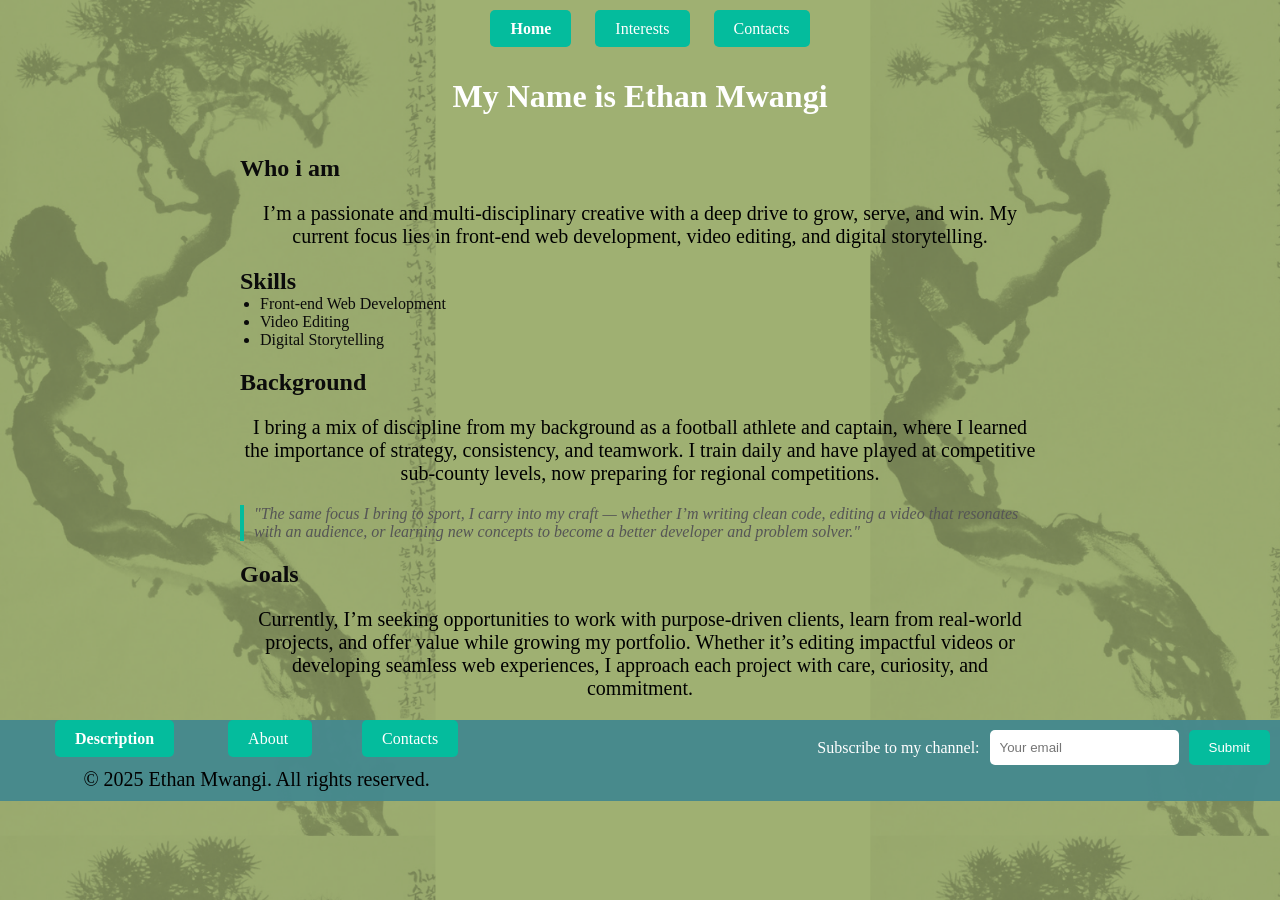
<file: index.html>
<!DOCTYPE HTml>
<html lang="en">

<head>
    <meta charset="UTF-8">
    <meta name="viewport" content="width=device-width, initial-scale=1.0">
    <title>Ethan Mwangi</title>
    <link rel="stylesheet" href="style2.css">
</head>


<body>
    <header>

        <nav id="header-nav">
            <ul>
                <li><a href="herosection.html" class="button"><b>Home</b></a></li>
                <li><a href="about.html" class="button">Interests </a></li>
                <li><a href="#footer-nav" class="button">Contacts</a></li>
            </ul>
        </nav>




    </header>

    <h1>
        <strong>
            My Name is Ethan Mwangi
        </strong>
    </h1>


    <div class="content">
        <h2>Who i am</h2>
        <p>
            I’m a passionate and multi-disciplinary creative with a deep drive to grow, serve, and win. My current focus lies in front-end web development, video editing, and digital storytelling.
        </p>
        <h2>Skills</h2>
        <ul>
            <li>Front-end Web Development</li>
            <li>Video Editing</li>
            <li>Digital Storytelling</li>
        </ul>
        <h2>Background</h2>
        <p>
            I bring a mix of discipline from my background as a football athlete and captain, where I learned the importance of strategy, consistency, and teamwork. I train daily and have played at competitive sub-county levels, now preparing for regional competitions.
        </p>
        <blockquote>
            "The same focus I bring to sport, I carry into my craft — whether I’m writing clean code, editing a video that resonates with an audience, or learning new concepts to become a better developer and problem solver."
        </blockquote>
        <h2>Goals</h2>
        <p>
            Currently, I’m seeking opportunities to work with purpose-driven clients, learn from real-world projects, and offer value while growing my portfolio. Whether it’s editing impactful videos or developing seamless web experiences, I approach each project with care, curiosity, and commitment.
        </p>
    </div>

    <footer>
        <nav id="footer-nav">
            <ul>
                <li><a href="index.html" class="button"><b>Description</b></a></li>
                <li><a href="about.html" class="button">About </a></li>
                <li><a href="contact.html" class="button">Contacts</a></li>
                <p>&copy; 2025 Ethan Mwangi. All rights reserved.</p>
            </ul>
            <div class="subscribe-section">
                <form action="#" method="post">
                    <label for="email">Subscribe to my channel:</label>
                    <input type="email" id="email" name="email" placeholder="Your email" required>
                    <button type="submit" class="button">Submit</button>
                </form>
            </div>
        </nav>


        
    </footer>




</body>
</HTml>
</file>
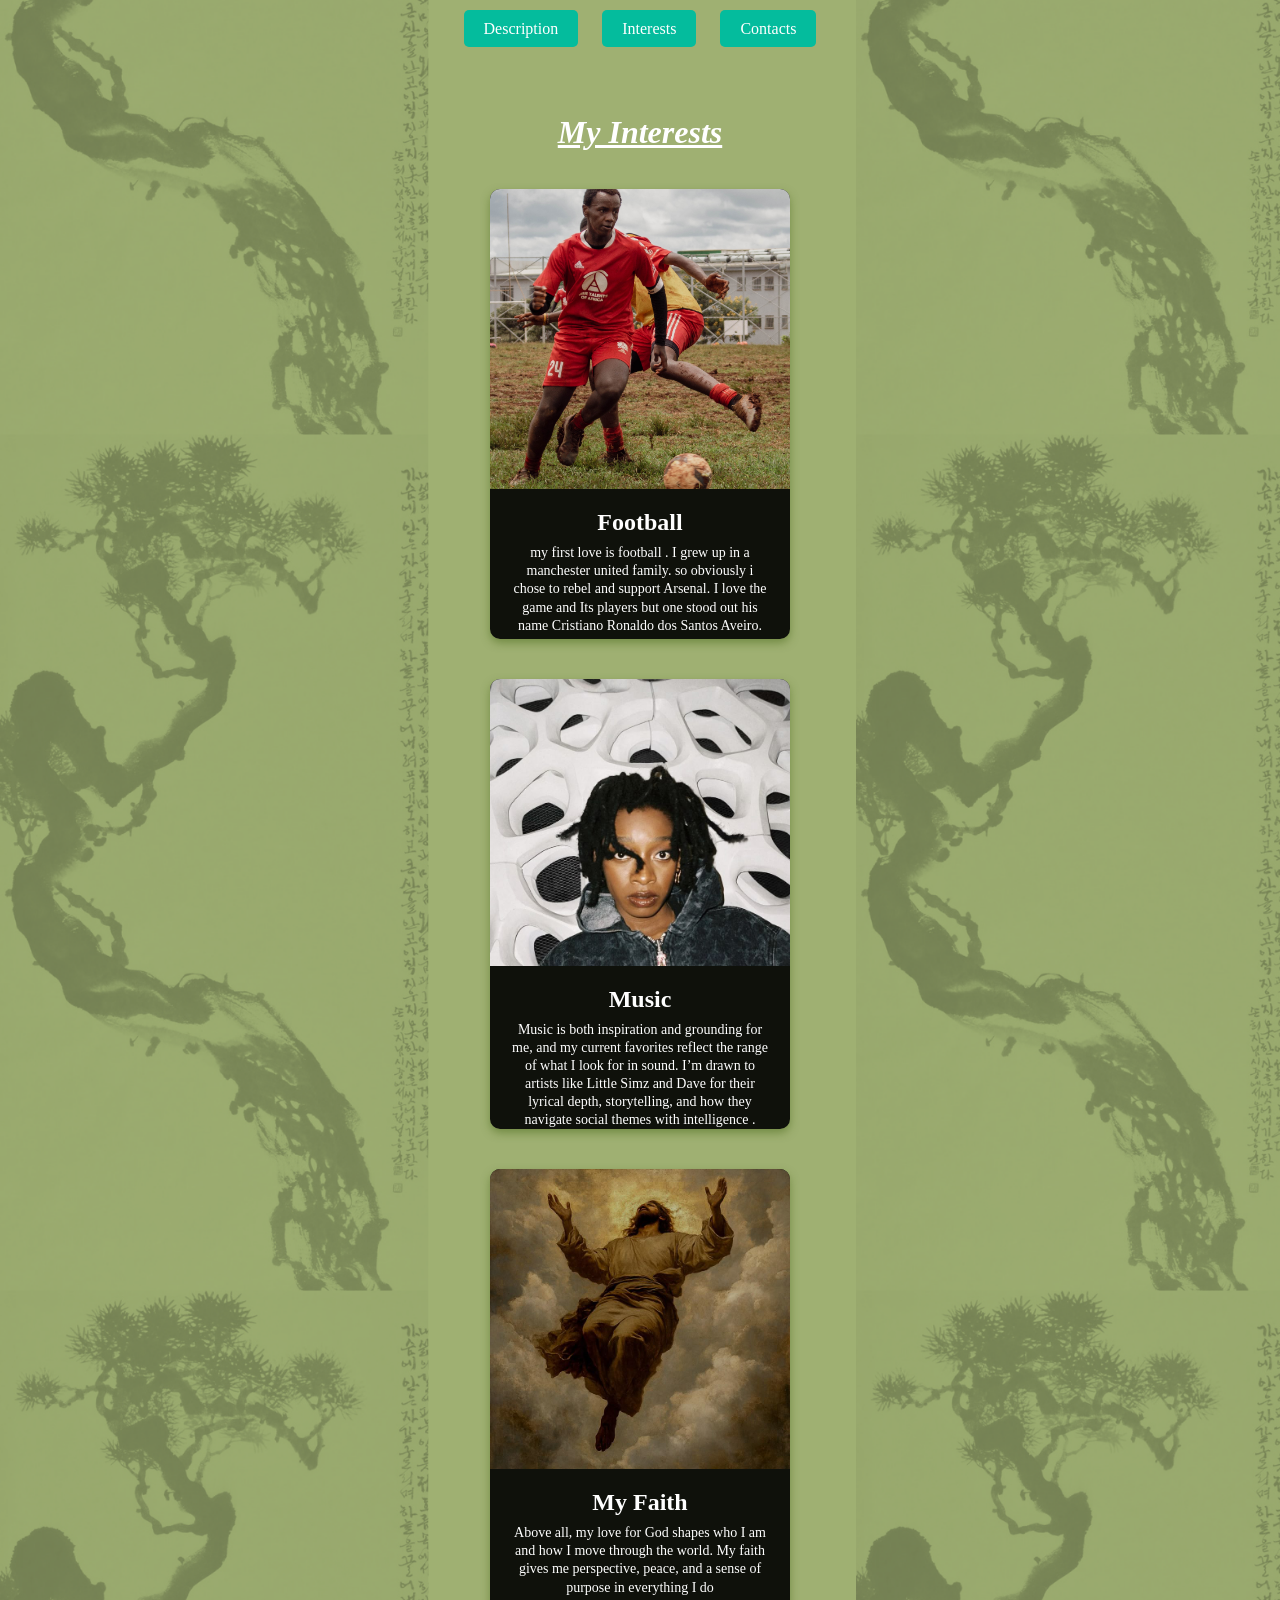
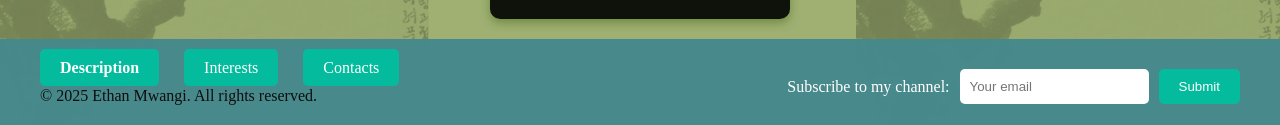
<file: about.html>
<!DOCTYPE html>
<html lang="en">

<head>
    <meta charset="UTF-8">
    <meta name="viewport" content="width=device-width, initial-scale=1.0">
    <title>About me</title>
    <link rel="stylesheet" href="about.css">
</head>


<body>
    <header>
        
        
        <nav id="title-1">
            <ul>
                <li><a href="index.html" class="button">Description</a></li>
                <li><a href="#" class="button">Interests </a></li>
                <li><a href="contact.html" class="button">Contacts</a></li>
            </ul>
        </nav>
    </header>
<br>
<br>

    <p>
     <h1>
       <i>
         <u>
           My Interests
         </u>
       </i>  
     </h1>
    </p>
    <br>

   


<div class="card-container">
    <div class="card">
        <img src="IMG_0529.jpg">
        <div class="card-content">
            <h3>Football</h3>
            <p>my first love is football . I grew up in a manchester united family. so obviously i chose to rebel and support
                Arsenal. I love the game and Its players but one stood out his name Cristiano Ronaldo
                    dos Santos Aveiro.
            </p>
            <a href=""class="btn">Read More</a>
    </div>
</div>

<div class="card-container">
    <div class="card">
        <img src="simz album cover.jpg">
        <div class="card-content">
            <h3>Music</h3>
            <p>Music is both inspiration and grounding for me, and my current favorites reflect the range of
                what I look for in sound. I’m drawn to artists like Little Simz and Dave for their lyrical depth, storytelling,
                and how they navigate  social themes with intelligence . 
            </p>
            <a href=""class="btn">Read More</a>
    </div>
</div>
<div class="card-container">
    <div class="card">
        <img src="JESUS.jpg">
        <div class="card-content">
            <h3>My Faith</h3>
            <p>Above all, my love for God shapes who I am and how I move through the world. My faith gives me perspective,
                peace, and a sense of purpose in everything I do</p>
         
            
    </div>
</div>
<br>
   <br>



<footer>
    <div id="footer-nav">
        <div class="footer-left">
            <ul class="footer-links">
                <li><a href="index.html" class="button"><b>Description</b></a></li>
                <li><a href="about.html" class="button">Interests</a></li>
                <li><a href="contact.html" class="button">Contacts</a></li>
            </ul>
            <p class="copyright">
                &copy; 2025 Ethan Mwangi. All rights reserved.
            </p>
        </div>

        <div class="subscribe-section">
            <form action="#" method="post">
                <label for="email">Subscribe to my channel:</label>
                <input type="email" id="email" name="email" placeholder="Your email" required>
                <button type="submit" class="button">Submit</button>
            </form>
        </div>
    </div>
</footer>


    

</body>

</html>
</file>
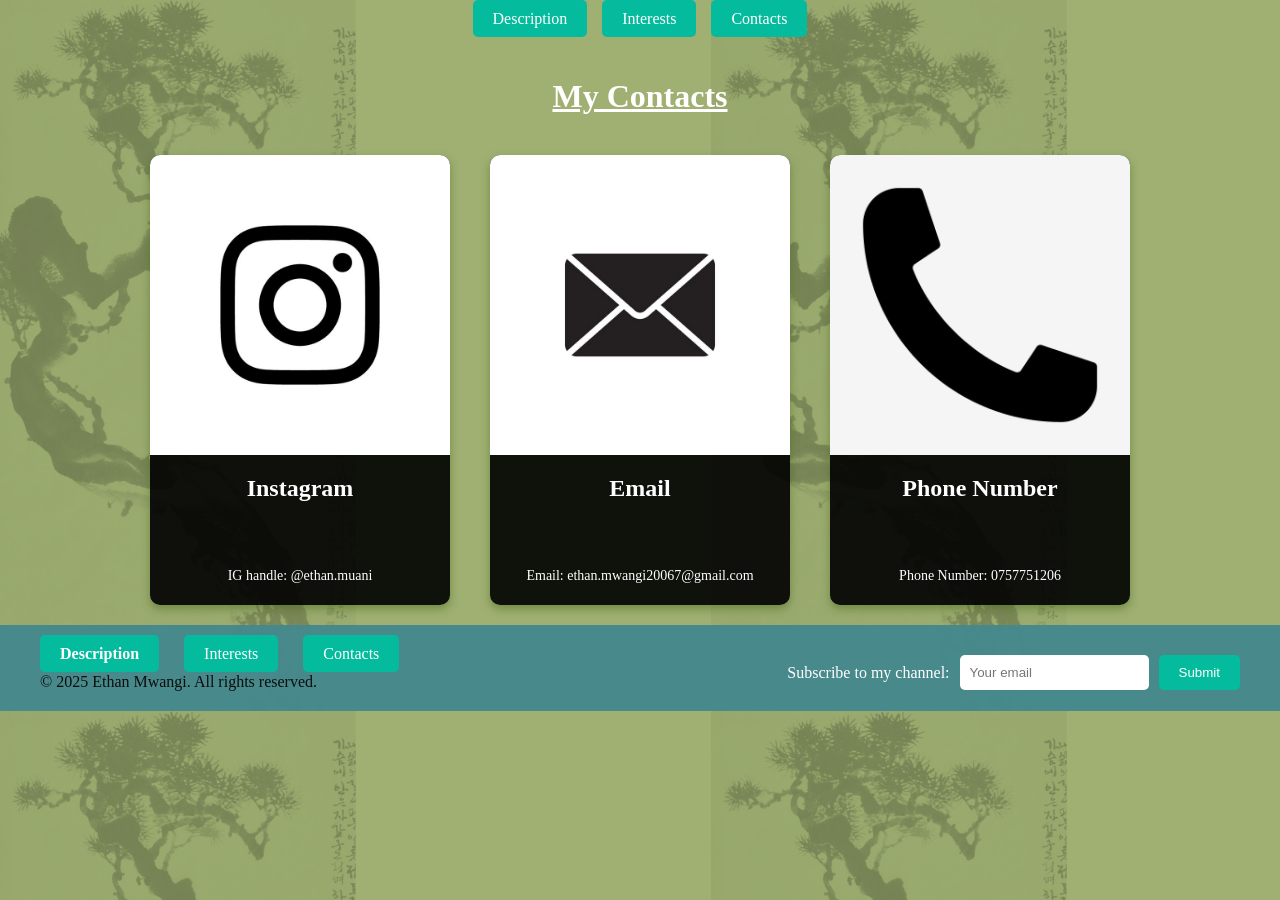
<file: contact.html>
<!DOCTYPE html>
<html lang="en">
<head>
  <meta charset="UTF-8" />
  <meta name="viewport" content="width=device-width, initial-scale=1.0"/>
  <title>Contacts</title>
  <link rel="stylesheet" href="contact.css" />
</head>
<body>
  <header>
    <nav id="header-nav">
      <ul>
        <li><a href="index.html" class="button">Description</a></li>
        <li><a href="about.html" class="button">Interests</a></li>
        <li><a href="#" class="button">Contacts</a></li>
      </ul>
    </nav>
  </header>

  <!-- Corrected heading -->
  <h1 class="contacts-heading">
    <i><u>My Contacts</u></i>
  </h1>

  <!-- One card container wrapping all three cards -->
  <div class="card-container">
    <div class="card">
      <img src="e8fe2516-8fb7-433f-bf3f-2f6df280b4dc.jpg" alt="Instagram image" />
      <div class="card-content">
        <h3>Instagram</h3>
        <p>IG handle: @ethan.muani</p>
      </div>
    </div>

    <div class="card">
      <img src="Email icon sign symbol logo.jpg" alt="Email image" />
      <div class="card-content">
        <h3>Email</h3>
        <p>Email: ethan.mwangi20067@gmail.com</p>
      </div>
    </div>

    <div class="card">
      <img src="Glyphs Silhouette PNG Transparent, Telephone Glyph Icon Vector, Telephone Icons, Telephone, Phone PNG Image For Free Download.jpg" alt="Phone image" />
      <div class="card-content">
        <h3>Phone Number</h3>
        <p>Phone Number: 0757751206</p>
      </div>
    </div>
  </div>


  <footer>
    <div id="footer-nav">
        <div class="footer-left">
            <ul class="footer-links">
                <li><a href="index.html" class="button"><b>Description</b></a></li>
                <li><a href="about.html" class="button">Interests</a></li>
                <li><a href="contact.html" class="button">Contacts</a></li>
            </ul>
            <p class="copyright">
                &copy; 2025 Ethan Mwangi. All rights reserved.
            </p>
        </div>

        <div class="subscribe-section">
            <form action="#" method="post">
                <label for="email">Subscribe to my channel:</label>
                <input type="email" id="email" name="email" placeholder="Your email" required>
                <button type="submit" class="button">Submit</button>
            </form>
        </div>
    </div>
</footer>
</body>
</html>
</file>
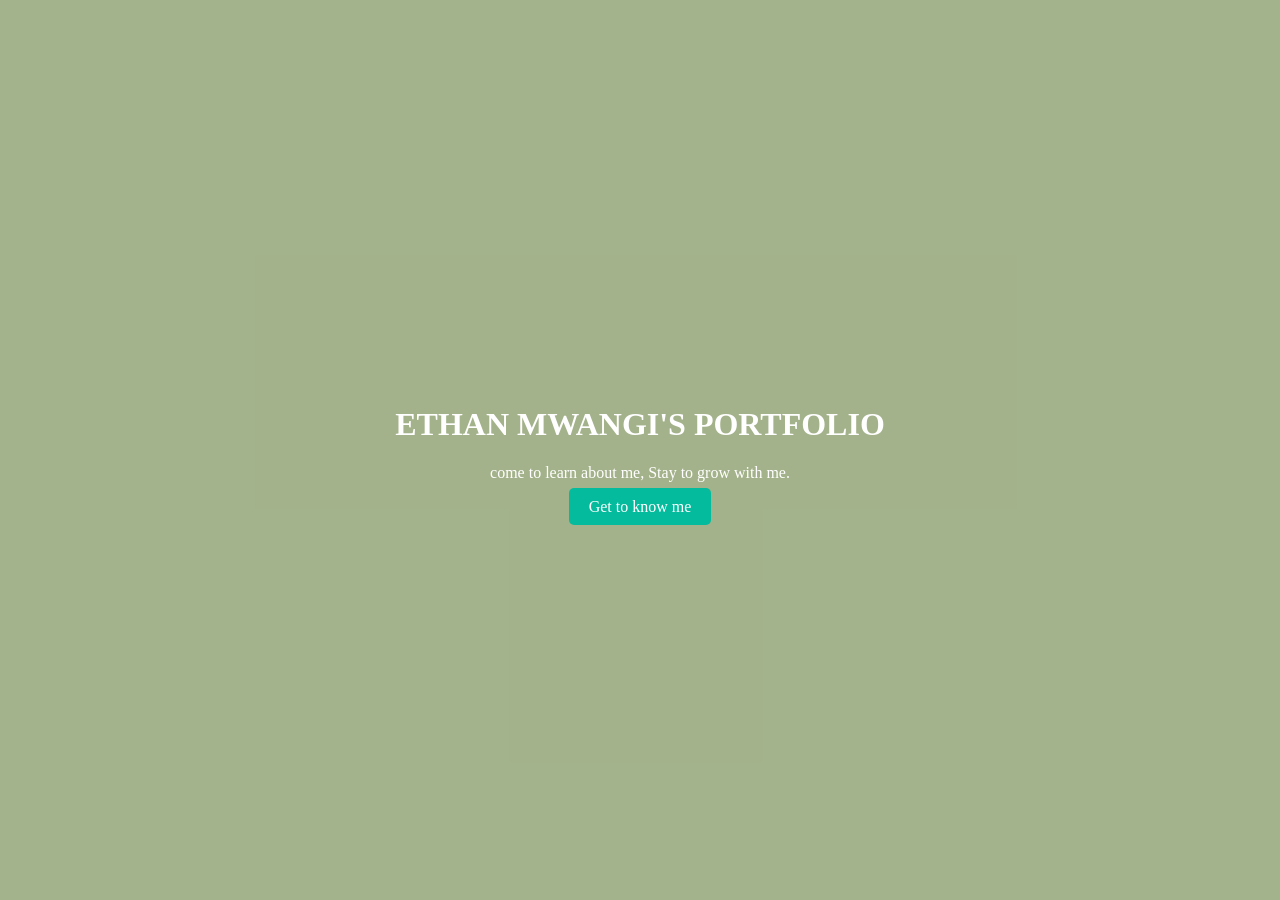
<file: herosection.html>
<!DOCTYPE html>
<html lang="en">
<head>
    <meta charset="UTF-8">
    <meta name="viewport" content="width=device-width, initial-scale=1.0">
    <title>Ethan Mwangi</title>
    <link rel="stylesheet" href="herosection.css">
    
</head>
<body>
    <div class="hero-section">
        <div class="hero-content">
            <h1>ETHAN MWANGI'S PORTFOLIO</h1>
            <p>come to learn about me, Stay to grow with me.</p>
            <a href="index.html" class="cta-button">Get to know me</a>
            
        </div>
    </div>

    <!-- <footer>
        <nav id="footer-nav">
            <ul>
                <li><a href="index.html" class="button"><b>Description</b></a></li>
                <li><a href="about.html" class="button">About </a></li>
                <li><a href="contact.html" class="button">Contacts</a></li>
                <p>&copy; 2025 Ethan Mwangi. All rights reserved.</p>
            </ul>
            <div class="subscribe-section">
                <form action="#" method="post">
                    <label for="email">Subscribe to my channel:</label>
                    <input type="email" id="email" name="email" placeholder="Your email" required>
                    <button type="submit" class="button">Submit</button>
                </form>
            </div>
        </nav>


        
    </footer> -->
    
</body>
</html>
</file>
<file: style2.css>
*{margin: 0;
     padding: 0;}
    
body{
    background-color:rgba(72, 103, 23, 0.5);
    align-items: center;
    background-image: url('japanese\ tree.png');
    justify-content: center;
    background-size: 68%;
    background-position:left;
    box-sizing: border-box;
} 
#profile-pic {
  width: 100px;
  height: 100px;
  border-radius: 50%;
  background-color: transparent
  /* object-fit: contain; */
  ;
}

#header-nav {
  display: flex;
  justify-content: center;
  align-items: center;
  padding: 10px;
    font-style:normal;
    background-color: transparent;
    text-decoration:none;
      
}


header nav ul li{
    display:inline-block;
    padding: 10px;
    background-color: transparent;
    text-decoration:none

}



.button {
    background-color: #04bc9d; /* Button background color */
    color: white; /* Text color */
    text-decoration: none; /* Remove underline */
    padding: 10px 20px; /* Padding for button size */
    border-radius: 5px; /* Rounded corners */
    transition: background-color 0.3s ease; /* Smooth transition for hover effect */
}

.button:hover {
    background-color: #121515; /* Darker background on hover */
}



p {
    font-size: 20px;
    color: rgb(0, 0, 0);
    text-align: center;
    margin-top: 20px;
    background-color: transparent
    ;
}

p strong {
    text-decoration: none;
    color: rgb(0, 0, 0);
    font-size: 20px;
    background-color: transparent;
}

p em {
    text-decoration: none;
    color: #0a0a0a;
    font-size: 20px;
    background-color: transparent;
}

nav{
   display: flex;
   gap: 20px;
}




footer nav ul li :hover{
    background-color: #040404; /* Button color */
    
}

.content {
    max-width: 800px; /* Limit the width of the content */
    margin: 0 auto; /* Center the content */
    padding: 20px; /* Add padding around the content */
}

h2 {
    color: #0b0b0b; /* Set the color for subheadings */
    margin-top: 20px; /* Space above subheadings */
}

ul {
    list-style-type: disc; /* Use bullet points */
    margin-left: 20px; /* Indent the list */
    color: #0a0a0a; /* Set list item color */
}

blockquote {
    font-style: italic; /* Italicize the quote */
    color: #555; /* Set a different color for the quote */
    border-left: 4px solid #04bc9d; /* Add a left border for emphasis */
    padding-left: 10px; /* Space between the border and text */
    margin: 20px 0; /* Space above and below the quote */
}
    
h1 {
    text-align: center; /* Center the text */
    color: white; /* Set the text color */
    margin-top: 20px; /* Add some space above the heading */
}
#footer-nav{
    display:flex; /* Use flexbox for centering */
    justify-content:space-between; /* Center horizontally */
    align-items:flex-start; /* Center vertically */
    padding: 10px; /* Padding for footer nav */
    font-style: normal; /* Normal font style */
    background-color:rgba(70, 137, 141, 0.973); /* Semi-transparent overlay */
    text-decoration: none; /* Remove underline */
}

#footer-nav ul li {
    display:inline; /* Display list items inline */
    padding: 25px; /* Padding for list items */
    background-color: transparent; /* Transparent background */
    text-decoration: none; /* Remove underline */
}

p&copy {
    font-size: 20px; /* Font size */
    color: white; /* Text color */
    text-align: center; /* Center text */
    margin-top: 20px; /* Margin top */
}

.subscribe-section {
    display: flex; /* Use flexbox for layout */
    align-items: center; /* Center items vertically */
    margin-left: auto; /* Push the section to the right */
}

.subscribe-section form {
    display: flex; /* Use flexbox for form layout */
    align-items: center; /* Center items vertically */
}

.subscribe-section label {
    margin-right: 10px; /* Space between label and input */
    color: white; /* Label text color */
}

.subscribe-section input[type="email"] {
    padding: 10px; /* Padding for input */
    border: none; /* Remove border */
    border-radius: 5px; /* Rounded corners */
    margin-right: 10px; /* Space between input and button */
}

.subscribe-section button {
    padding: 10px 20px; /* Padding for button */
    border: none; /* Remove border */
    border-radius: 5px; /* Rounded corners */
    background-color: #04bc9d; /* Button color */
    color: white; /* Button text color */
    cursor: pointer; /* Pointer cursor on hover */
}

.subscribe-section button:hover {
    background-color: #050505; /* Darker shade on hover */
}
</file>
<file: about.css>
* {
    margin: 0;
    padding: 0;
    color: #ffffff;
    box-sizing: border-box;
    
}

body {
    background-color: rgba(72, 103, 23, 0.5);
    align-items: center;
    justify-content: center;
    /* background-color:rgba(72, 103, 23, 0.5); */
    /* align-items: center; */
    background-image: url('japanese tree.png');
    background-position: left;
    /* justify-content: center; */
    background-size: contain;
    background-size: 66.88%;
    position: relative;
    width: 100%;
}

#title-1 {
    display: flex;
    justify-content: center;
    align-items: center;
    padding: 10px;
    font-style: normal;
    background-color: transparent;
    text-decoration: none;
}

header nav ul li {
    display: inline-block;
    padding: 10px;
    background-color: transparent;
    text-decoration: none;
}

.button {
    background-color: #04bc9d; /* Button background color */
    color: white; /* Text color */
    text-decoration: none; /* Remove underline */
    padding: 10px 20px; /* Padding for button size */
    border-radius: 5px; /* Rounded corners */
    transition: background-color 0.3s ease; /* Smooth transition for hover effect */
}

.button:hover {
    background-color: #121515; /* Darker background on hover */
}

#title-2 {
    display: flex;
    justify-content: center;
    align-items: center;
    padding: 10px;
    font-style: normal;
    background-color: transparent;
    text-decoration: none;
}
/* 
footer nav ul li {
    display: inline-block;
    padding: 10px;
    background-color: transparent;
    text-decoration: none;
} */

.card-container {
    display: flex;
    justify-content: center;
    flex-wrap: wrap;
}

.card {
    background-color: rgba(2, 2, 2, 0.909);
    border-radius: 10px;
    overflow: hidden;
    text-align: center;
    box-shadow: 0 4px 8px rgba(72, 103, 23, 0.5);
    margin: 20px;
    width: 300px; /* Set width of the card */
    height: 450px; /* Set height of the card */
    display: flex;
    flex-direction: column; /* Stack image and content vertically */
}

.card img {
    width: 100%;
    height: 300px; /* Fixed height for the image */
    object-fit: cover; /* Maintain aspect ratio */
}

.card-content {
    padding: 20px;
    flex-grow: 2; /* Allow content to take up remaining space */
    display: flex;
    flex-direction: column; /* Stack text vertically */
    justify-content: space-between; /* Space out text and button */
}

.card-content h3 {
    margin-bottom: 8px;
    font-size: 24px; /* Adjusted font size */
    color: white;
}

.card-content p {
    font-size: 14px; /* Adjusted font size */
    color: white;
    margin-bottom: 10px;
    line-height: 1.3;
}

.card-content .btn {
    display: inline-block;
    padding: 8px 16px;
    background-color: #04bc9d;
    text-decoration: none;
    border-radius: 4px;
    margin-top: 16px;
    color: white;
}

 h1 {
        text-align: center; /* Center the text */
        color: white; /* Set the text color */
        margin-top: 20px; /* Add some space above the heading */
 }
 footer {
    width: 100vw;
    background-color: rgba(70, 137, 141, 0.973);
    padding: 20px 40px;
    box-sizing: border-box;
}

#footer-nav {
    display: flex;
    justify-content: space-between;
    align-items: flex-start;
    flex-wrap: wrap;
    width: 100%;
    max-width: 100%;
}

.footer-left {
    display: flex;
    flex-direction: column;
    align-items: flex-start;
}

.footer-links {
    list-style: none;
    display: flex;
    gap: 25px;
    padding: 0;
    margin: 0 0 10px 0; /* Adds space between links and copyright */
}

.footer-links li a {
    text-decoration: none;
    color: white;
    background-color: #04bc9d;
    padding: 10px 20px;
    border-radius: 5px;
    transition: background-color 0.3s ease;
}

.footer-links li a:hover {
    background-color: rgba(0, 0, 0, 0.925);
}

.subscribe-section {
    display: flex;
    align-items: center;
    margin-top: 10px;
}

.subscribe-section form {
    display: flex;
    align-items: center;
    flex-wrap: wrap;
}

.subscribe-section label {
    color: white;
    margin-right: 10px;
}

.subscribe-section input[type="email"] {
    padding: 10px;
    border: none;
    border-radius: 5px;
    margin-right: 10px;
}

.subscribe-section button {
    padding: 10px 20px;
    border: none;
    border-radius: 5px;
    background-color: #04bc9d;
    color: white;
    cursor: pointer;
}

.subscribe-section button:hover {
    background-color: #050505;
}

footer .copyright {
    color: rgb(13, 13, 13);
    font-size: 16px;
    margin: 0;
}
</file>
<file: contact.css>
/* Reset styles */
* {
    margin: 0;
    padding: 0;
    box-sizing: border-box;
    font-style: normal;
}

body {
    background-color: rgba(72, 103, 23, 0.5);
    background-image: url('japanese tree.png');
    background-position: left;
    background-size: contain;
    width: 100%;
    align-items: center;
    justify-content: center;
    position:relative 
    background-size: 70.88%;
;

;
}

/* Nav bar */
#header-nav {
    display: flex;
    justify-content: center;
    align-items: center;
    padding: 10px;
}

#header-nav ul {
    list-style: none;
    display: flex;
    gap: 15px;
}

#header-nav ul li {
    display: inline-block;
}

.button {
    background-color: #04bc9d;
    color: white;
    text-decoration: none;
    padding: 10px 20px;
    border-radius: 5px;
    transition: background-color 0.3s ease;
}

.button:hover {
    background-color: #121515;
}

/* Contacts Heading */
.contacts-heading {
    text-align: center;
    font-size: 2em;
    margin: 40px 0 20px 0;
    color: #fff;
}

/* Card Layout */
.card-container {
    display: flex;
    justify-content: center;
    gap: 40px; /* spacing between cards */
    flex-wrap: wrap; /* wrap on smaller screens */
    padding: 20px;
}

.card {
    background-color: rgba(2, 2, 2, 0.909);
    border-radius: 10px;
    overflow: hidden;
    text-align: center;
    box-shadow: 0 4px 8px rgba(72, 103, 23, 0.5);
    width: 300px;
    height: 450px;
    display: flex;
    flex-direction: column;
}

.card img {
    width: 100%;
    height: 300px;
    object-fit: cover;
}

.card-content {
    padding: 20px;
    display: flex;
    flex-direction: column;
    justify-content: space-between;
    flex-grow: 1;
}

.card-content h3,
.card-content p {
    color: white;
    margin: 0;
}

.card-content h3 {
    font-size: 24px;
    margin-bottom: 10px;
}

.card-content p {
    font-size: 14px;
    line-height: 1.3;
}
footer {
    width: 100vw;
    background-color: rgba(70, 137, 141, 0.973);
    padding: 20px 40px;
    box-sizing: border-box;
}

#footer-nav {
    display: flex;
    justify-content: space-between;
    align-items: flex-start;
    flex-wrap: wrap;
    width: 100%;
    max-width: 100%;
}

.footer-left {
    display: flex;
    flex-direction: column;
    align-items: flex-start;
}

.footer-links {
    list-style: none;
    display: flex;
    gap: 25px;
    padding: 0;
    margin: 0 0 10px 0; /* Adds space between links and copyright */
}

.footer-links li a {
    text-decoration: none;
    color: white;
    background-color: #04bc9d;
    padding: 10px 20px;
    border-radius: 5px;
    transition: background-color 0.3s ease;
}

.footer-links li a:hover {
    background-color: rgba(0, 0, 0, 0.925);
}

.subscribe-section {
    display: flex;
    align-items: center;
    margin-top: 10px;
}

.subscribe-section form {
    display: flex;
    align-items: center;
    flex-wrap: wrap;
}

.subscribe-section label {
    color: white;
    margin-right: 10px;
}

.subscribe-section input[type="email"] {
    padding: 10px;
    border: none;
    border-radius: 5px;
    margin-right: 10px;
}

.subscribe-section button {
    padding: 10px 20px;
    border: none;
    border-radius: 5px;
    background-color: #04bc9d;
    color: white;
    cursor: pointer;
}

.subscribe-section button:hover {
    background-color: #050505;
}

footer .copyright {
    color: rgb(13, 13, 13);
    font-size: 16px;
    margin: 0;
}
</file>
<file: herosection.css>
body, html {
    margin: 0;
    padding: 0;
    height: 100%;
}

.hero-section {
    background-size: cover; /* Cover the entire section */
    background-position: center; /* Center the image */
    height: 100vh; /* Full viewport height */
    display: flex; /* Use flexbox for centering */
    justify-content: center; /* Center horizontally */
    align-items: center; /* Center vertically */
    text-align: center; /* Center text */
    color: white; /* Text color */
    position: relative; /* Positioning context for overlay */
    
}

.hero-section::before {
    content: '';
    position: absolute;
    top: 0;
    left: 0;
    right: 0;
    bottom: 0;
    background: rgba(72, 103, 23, 0.5); /* Semi-transparent overlay */
    z-index: 1; /* Place overlay below text */
}

.hero-content {
    position: relative; /* Positioning context for text */
    z-index: 2; /* Place text above overlay */
    text-decoration: aliceblue;
}

.cta-button {
    background-color: #04bc9d; /* Button color */
    color: white; /* Button text color */
    padding: 10px 20px; /* Button padding */
    text-decoration: none; /* Remove underline */
    border-radius: 5px; /* Rounded corners */
    transition: background-color 0.3s; /* Smooth transition */
}

.cta-button:hover {
    background-color: #050505; /* Darker shade on hover */
}

.button {
    background-color: #04bc9d; /* Button background color */
    color: white; /* Text color */
    text-decoration: none; /* Remove underline */
    padding: 10px 20px; /* Padding for button size */
    border-radius: 5px; /* Rounded corners */
    transition: background-color 0.3s ease; /* Smooth transition for hover effect */
}

.button:hover {
    background-color: rgba(0, 0, 0, 0.925); /* Darker background on hover */
}

/* #footer-nav{
    display:flex; /* Use flexbox for centering */
    justify-content:flex-start; /* Center horizontally */
    align-items:flex-start; /* Center vertically */
    padding: 10px; /* Padding for footer nav */
    font-style: normal; /* Normal font style */
    background-color:rgba(70, 137, 141, 0.973); /* Semi-transparent overlay */
    text-decoration: none; /* Remove underline */
}

#footer-nav ul li {
    display:inline; /* Display list items inline */
    padding: 25px; /* Padding for list items */
    background-color: transparent; /* Transparent background */
    text-decoration: none; /* Remove underline */
}

p&copy {
    font-size: 20px; /* Font size */
    color: white; /* Text color */
    text-align: center; /* Center text */
    margin-top: 20px; /* Margin top */
}

.subscribe-section {
    display: flex; /* Use flexbox for layout */
    align-items: center; /* Center items vertically */
    margin-left: auto; /* Push the section to the right */
}

.subscribe-section form {
    display: flex; /* Use flexbox for form layout */
    align-items: center; /* Center items vertically */
}

.subscribe-section label {
    margin-right: 10px; /* Space between label and input */
    color: white; /* Label text color */
}

.subscribe-section input[type="email"] {
    padding: 10px; /* Padding for input */
    border: none; /* Remove border */
    border-radius: 5px; /* Rounded corners */
    margin-right: 10px; /* Space between input and button */
}

.subscribe-section button {
    padding: 10px 20px; /* Padding for button */
    border: none; /* Remove border */
    border-radius: 5px; /* Rounded corners */
    background-color: #04bc9d; /* Button color */
    color: white; /* Button text color */
    cursor: pointer; /* Pointer cursor on hover */
}

.subscribe-section button:hover {
    background-color: #050505; /* Darker shade on hover */
} */
</file>
